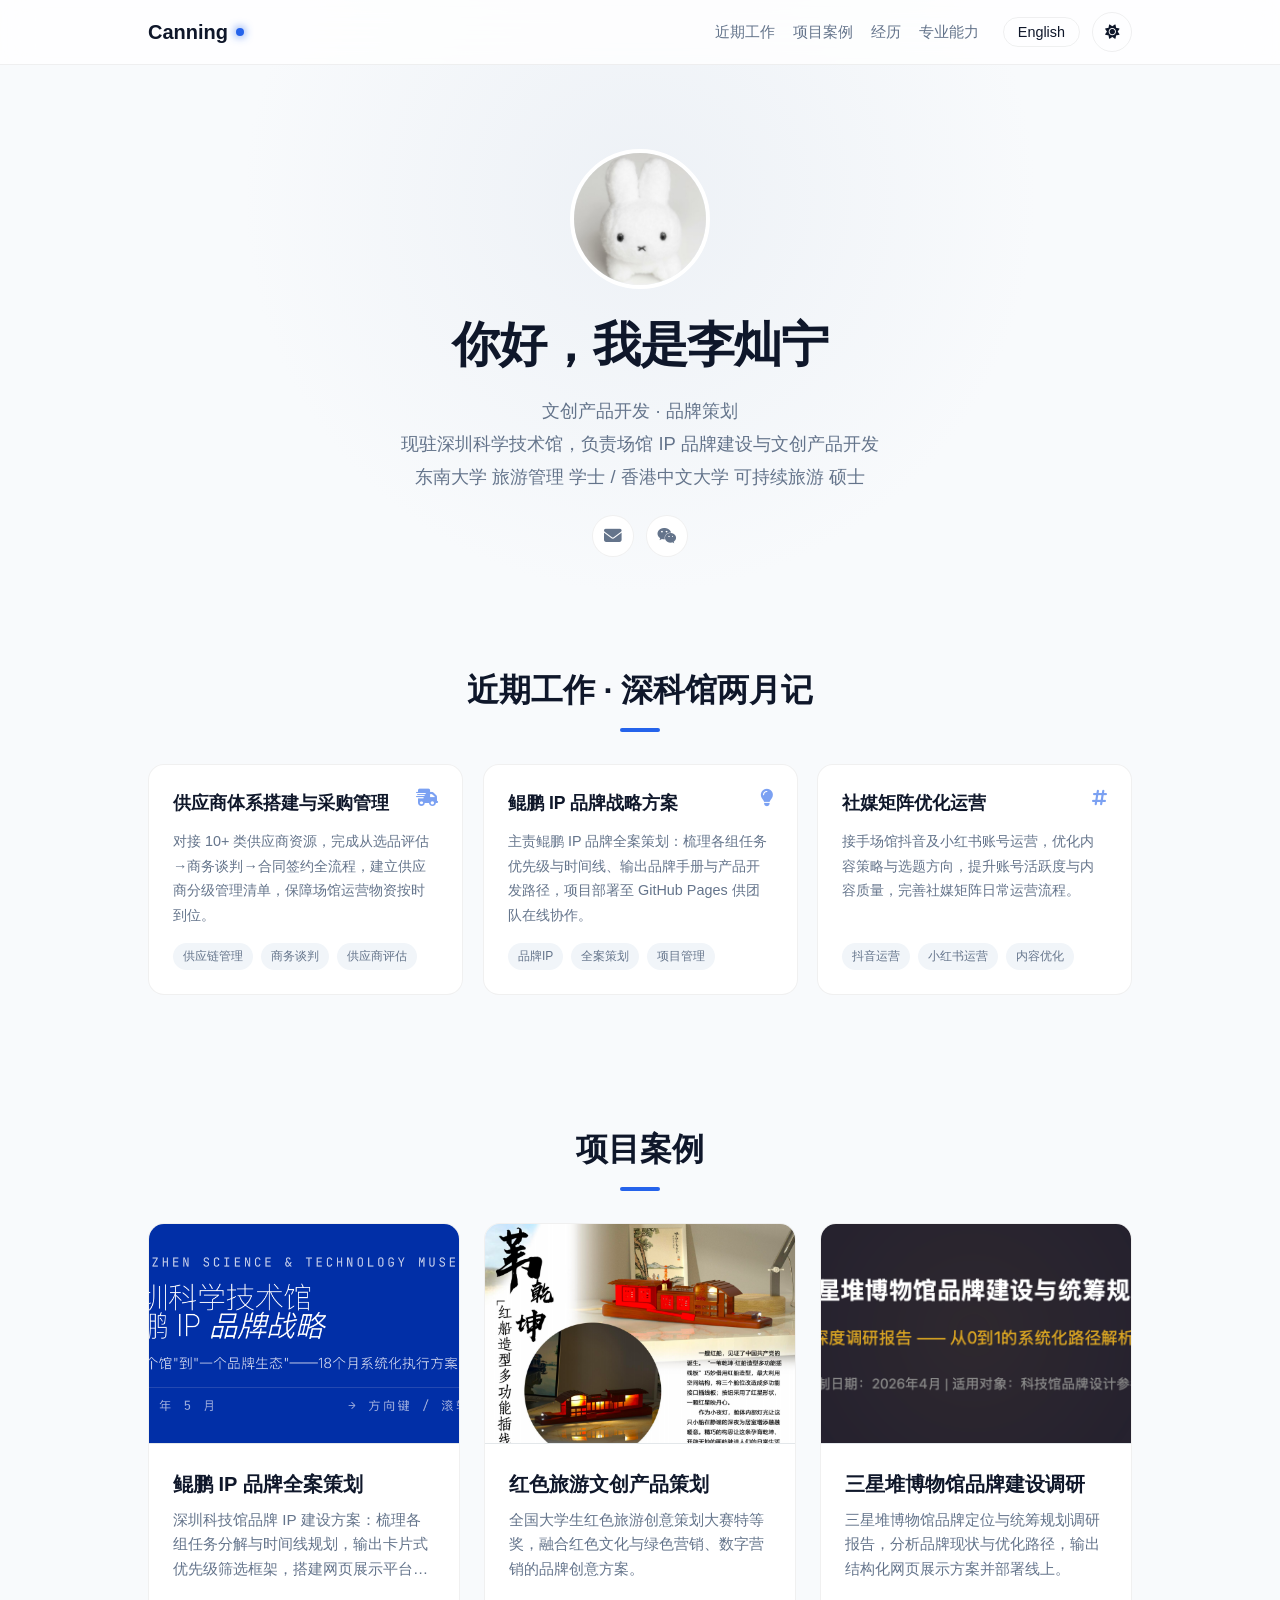
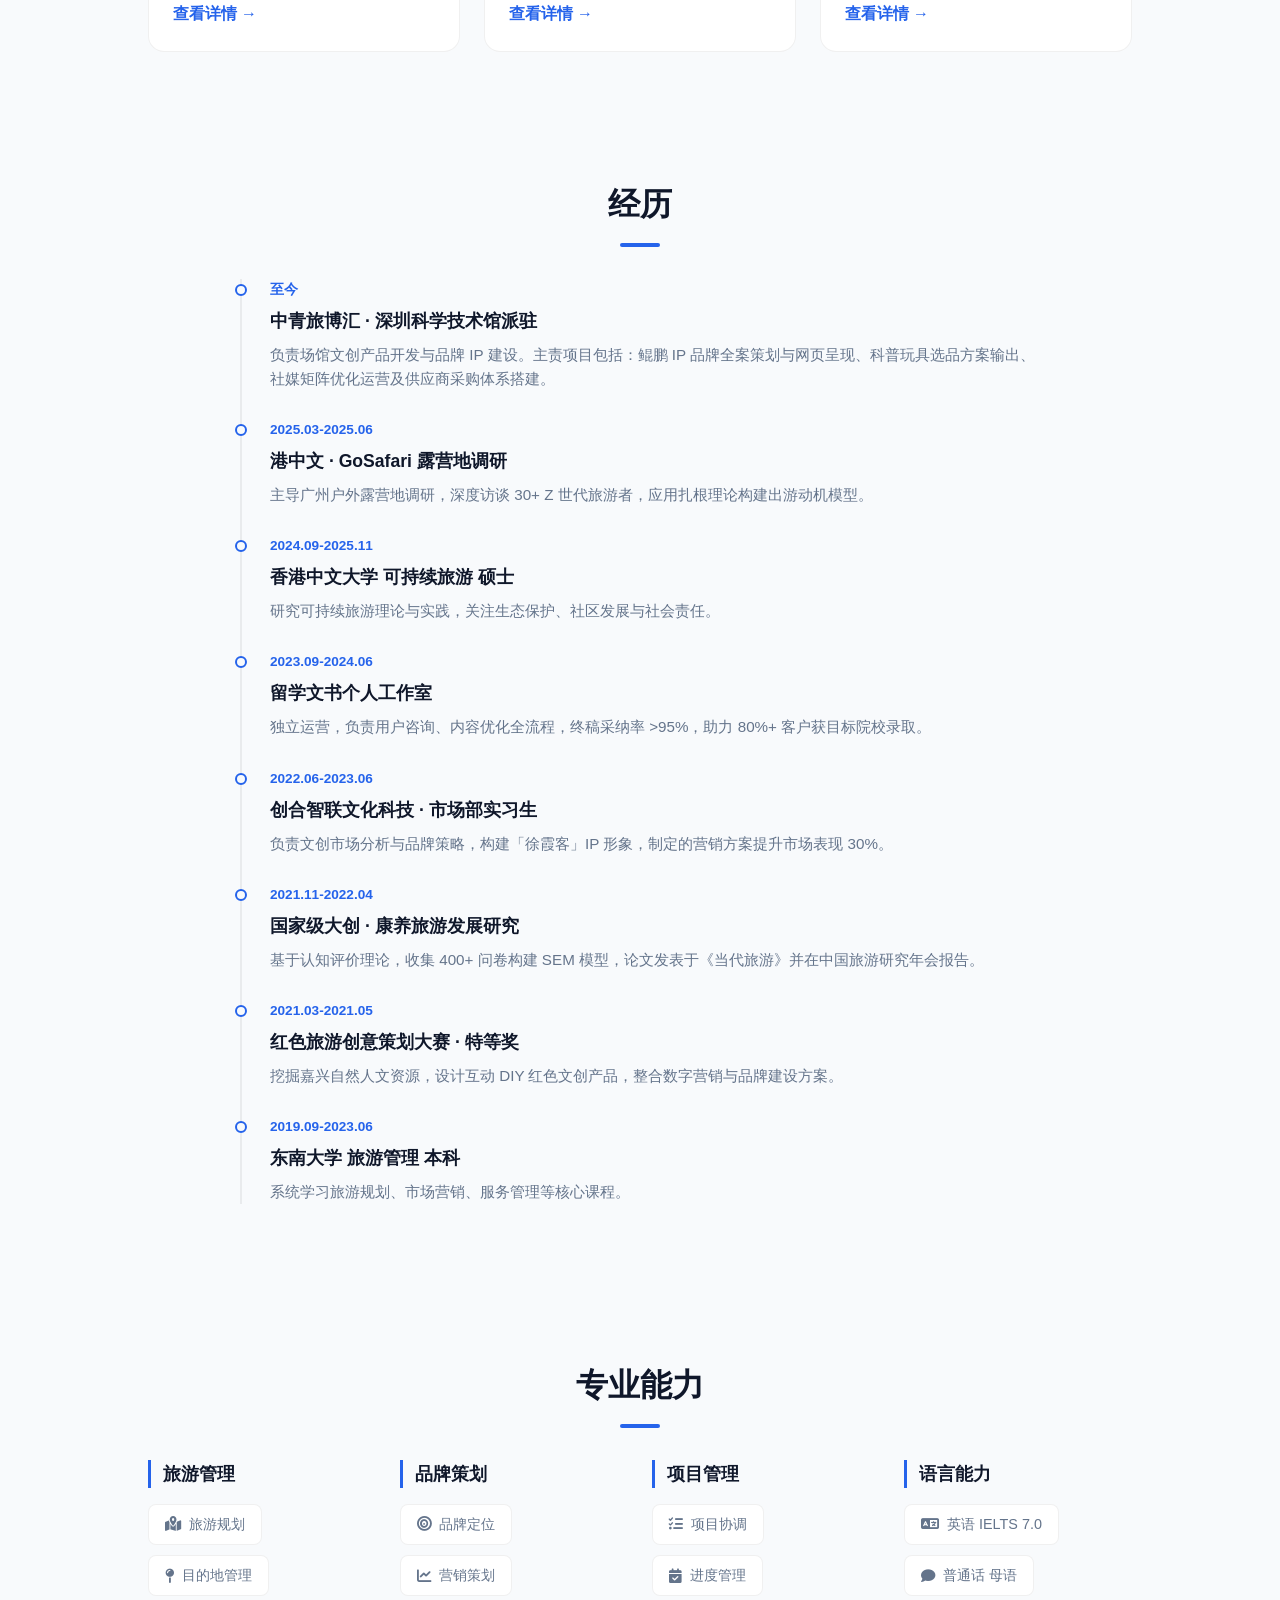
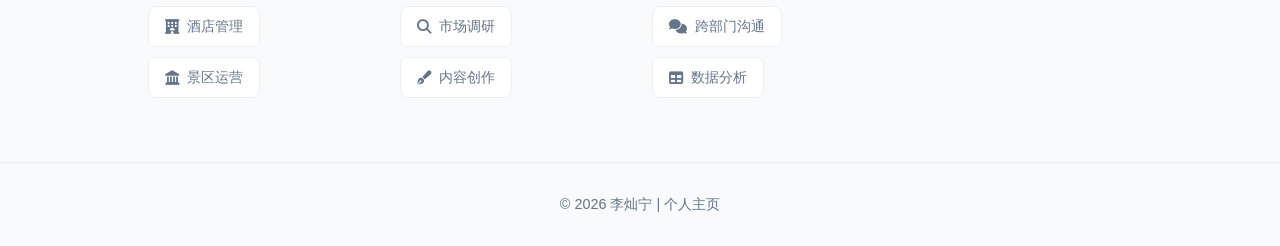
<file: index.html>
<!DOCTYPE html>
<html lang="zh" data-theme="light">
<head>
  <meta charset="UTF-8">
  <meta name="viewport" content="width=device-width, initial-scale=1.0">
  <title>李灿宁 · Canning Li</title>

  <script>
    const savedTheme = localStorage.getItem('theme') || (window.matchMedia('(prefers-color-scheme: dark)').matches ? 'dark' : 'light');
    document.documentElement.setAttribute('data-theme', savedTheme);
  </script>

  <link rel="stylesheet" href="assets/css/style.css">
  <link rel="stylesheet" href="https://cdn.bootcdn.net/ajax/libs/font-awesome/6.4.0/css/all.min.css">
</head>
<body>
  <nav>
    <div class="container nav-container">
      <a href="#" class="logo">
        <span class="logo-text">Canning</span>
        <div class="logo-dot"></div>
      </a>

      <div class="nav-actions">
        <div class="nav-links">
          <a href="#recent" data-i18n="nav.recent">近期工作</a>
          <a href="#projects" data-i18n="nav.projects">项目案例</a>
          <a href="#timeline" data-i18n="nav.timeline">经历</a>
          <a href="#skills" data-i18n="nav.skills">专业能力</a>
        </div>

        <div class="nav-controls">
          <button class="control-btn lang-toggle" aria-label="Toggle Language">English</button>
          <button class="control-btn theme-toggle" aria-label="Toggle Theme">
            <i class="fas fa-sun sun-icon"></i>
            <i class="fas fa-moon moon-icon"></i>
          </button>
        </div>
      </div>
    </div>
  </nav>

  <section id="intro" class="intro">
    <div class="bg-decoration"></div>
    <div class="container flex-center column">
      <div class="avatar-container">
        <img src="assets/images/avatar.jpg" alt="李灿宁" class="avatar">
      </div>
      <h1 class="gradient-text" data-i18n="intro.title">你好，我是李灿宁</h1>
      <p class="subtitle" data-i18n="intro.desc"></p>
      <div class="intro-contact-links" aria-label="联系方式"></div>
    </div>
  </section>

  <section id="recent" class="section-padding">
    <div class="container">
      <h2 data-i18n="recent.title">近期工作</h2>
      <div class="recent-grid"></div>
    </div>
  </section>

  <section id="projects" class="section-padding">
    <div class="container">
      <h2 data-i18n="projects.title">项目案例</h2>
      <div class="projects-grid"></div>
    </div>
  </section>

  <section id="timeline" class="section-padding">
    <div class="container">
      <h2 data-i18n="timeline.title">经历</h2>
      <div class="timeline-container"></div>
    </div>
  </section>

  <section id="skills" class="section-padding">
    <div class="container">
      <h2 data-i18n="skills.title">专业能力</h2>
      <div class="skills-wrapper"></div>
    </div>
  </section>

  <footer data-i18n="footer.copyright">© 2026 李灿宁 | 个人主页</footer>

  <script src="assets/js/i18n.js"></script>
  <script src="assets/js/main.js?v=5"></script>
</body>
</html>
</file>
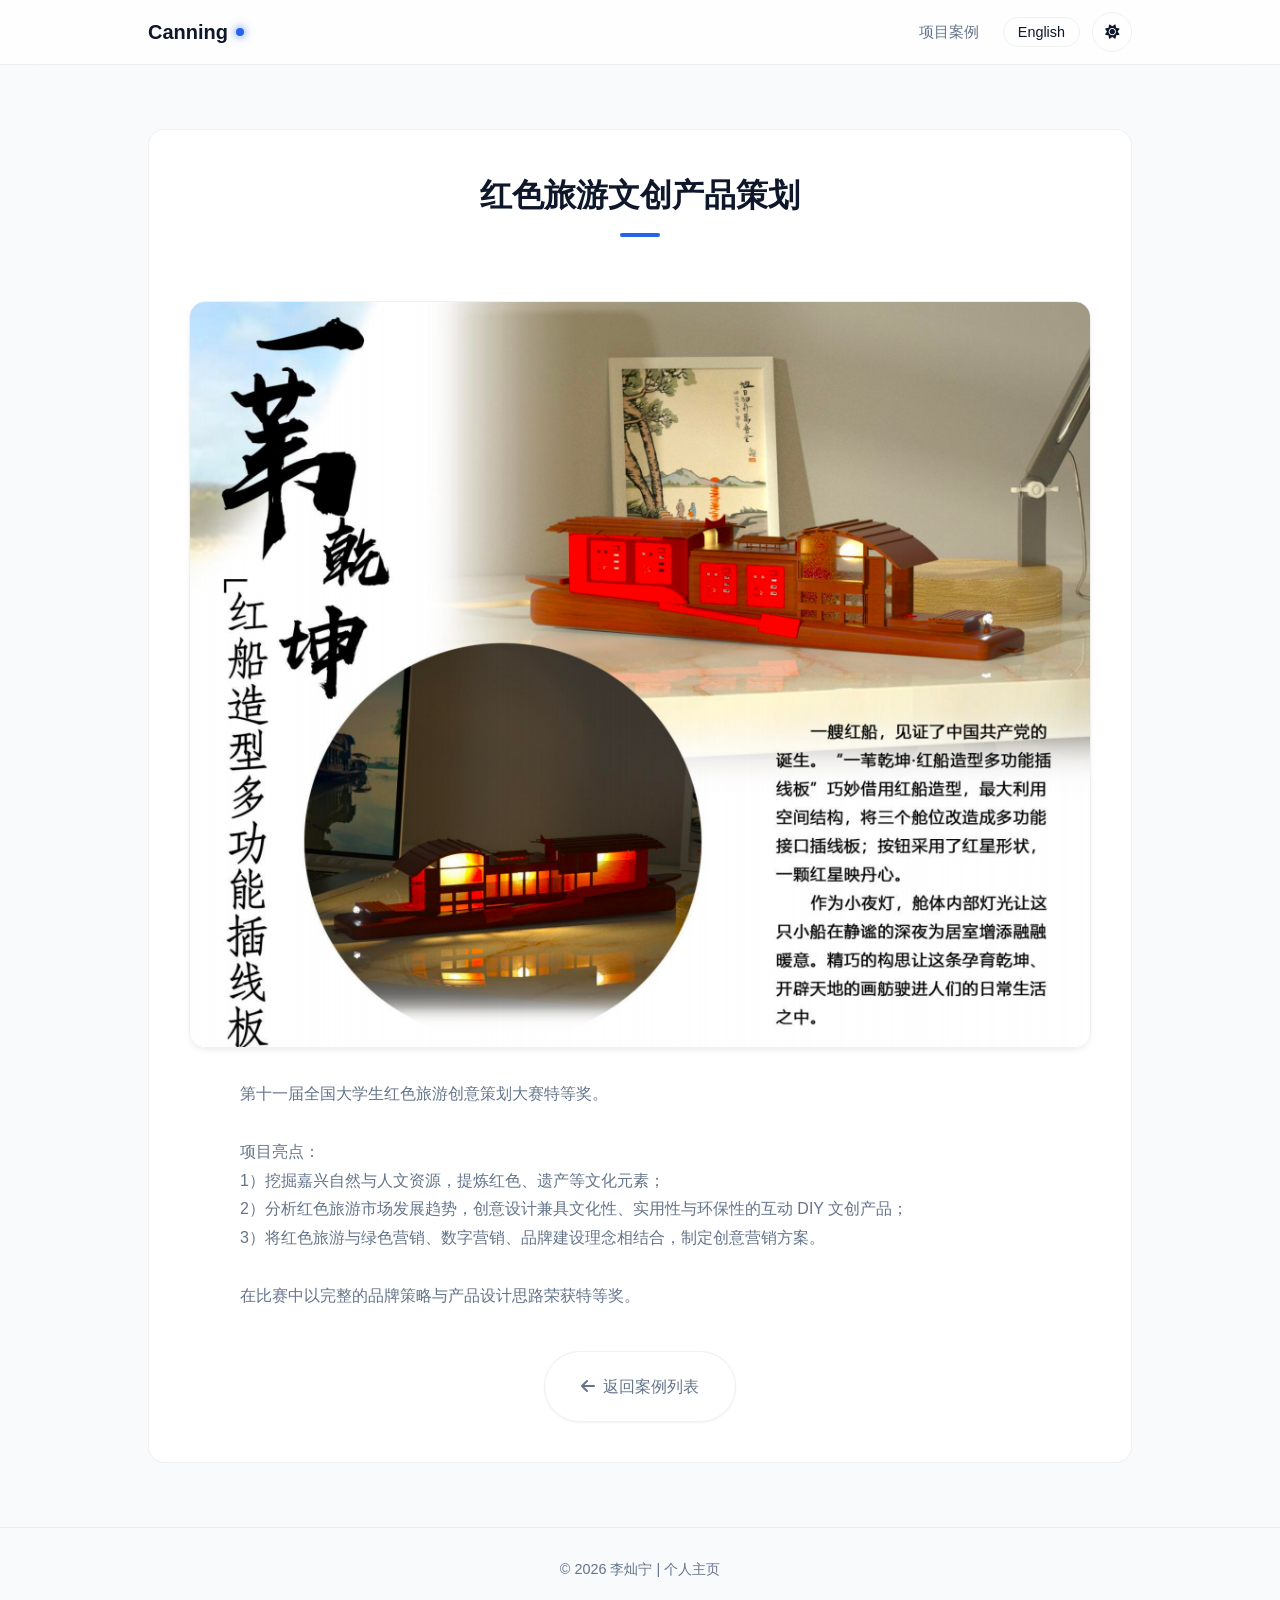
<file: pages/projects/project1.html>
<!DOCTYPE html>
<html lang="zh" data-theme="light">
<head>
  <meta charset="UTF-8">
  <meta name="viewport" content="width=device-width, initial-scale=1.0">
  <title>红色旅游文创产品策划 - 李灿宁</title>
  <script>
    const savedTheme = localStorage.getItem('theme') || (window.matchMedia('(prefers-color-scheme: dark)').matches ? 'dark' : 'light');
    document.documentElement.setAttribute('data-theme', savedTheme);
  </script>
  <link rel="stylesheet" href="../../assets/css/style.css">
  <link rel="stylesheet" href="https://cdn.bootcdn.net/ajax/libs/font-awesome/6.4.0/css/all.min.css">
</head>
<body>
  <nav>
    <div class="container nav-container">
      <a href="../../index.html" class="logo">
        <span class="logo-text">Canning</span>
        <div class="logo-dot"></div>
      </a>
      <div class="nav-actions">
        <div class="nav-links">
          <a href="../../index.html#projects" data-i18n="nav.projects">项目案例</a>
        </div>
        <div class="nav-controls">
          <button class="control-btn lang-toggle" aria-label="Toggle Language">English</button>
          <button class="control-btn theme-toggle" aria-label="Toggle Theme">
            <i class="fas fa-sun sun-icon"></i>
            <i class="fas fa-moon moon-icon"></i>
          </button>
        </div>
      </div>
    </div>
  </nav>

  <section class="section-padding">
    <div class="container">
      <div class="card project-detail-card">
        <h2 data-i18n="project1.title">红色旅游文创产品策划</h2>
        <img src="../../assets/images/proj-rt.png" data-i18n="projects1.imgAlt1" class="project-img">
        <div class="project-detail-desc">
          <p data-i18n="project1.desc"></p>
        </div>
        <div class="publish-links-wrapper">
          <div class="publish-links">
            <a href="../../index.html#projects" class="publish-link">
              <i class="fas fa-arrow-left"></i> <span data-i18n="project1.links.detail">返回案例列表</span>
            </a>
          </div>
        </div>
      </div>
    </div>
  </section>

  <footer data-i18n="footer.copyright">© 2026 李灿宁 | 个人主页</footer>
  <script src="../../assets/js/i18n.js"></script>
  <script src="../../assets/js/main.js"></script>
</body>
</html>
</file>
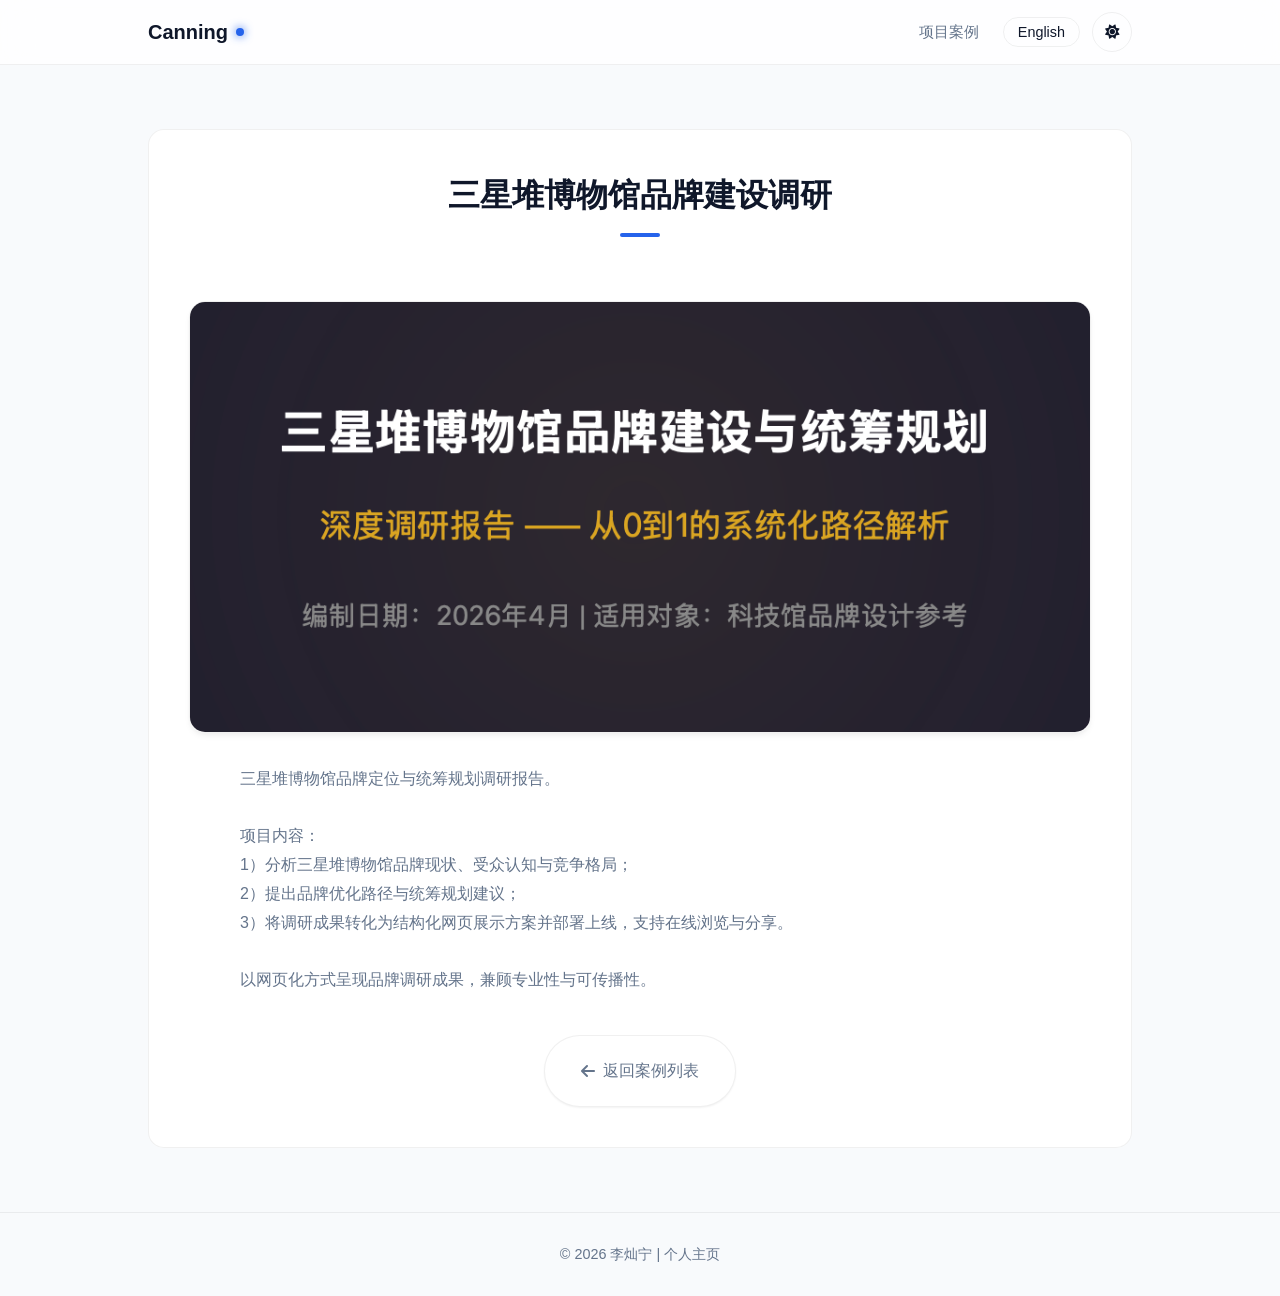
<file: pages/projects/project2.html>
<!DOCTYPE html>
<html lang="zh" data-theme="light">
<head>
  <meta charset="UTF-8">
  <meta name="viewport" content="width=device-width, initial-scale=1.0">
  <title>三星堆博物馆品牌建设调研 - 李灿宁</title>
  <script>
    const savedTheme = localStorage.getItem('theme') || (window.matchMedia('(prefers-color-scheme: dark)').matches ? 'dark' : 'light');
    document.documentElement.setAttribute('data-theme', savedTheme);
  </script>
  <link rel="stylesheet" href="../../assets/css/style.css">
  <link rel="stylesheet" href="https://cdn.bootcdn.net/ajax/libs/font-awesome/6.4.0/css/all.min.css">
</head>
<body>
  <nav>
    <div class="container nav-container">
      <a href="../../index.html" class="logo">
        <span class="logo-text">Canning</span>
        <div class="logo-dot"></div>
      </a>
      <div class="nav-actions">
        <div class="nav-links">
          <a href="../../index.html#projects" data-i18n="nav.projects">项目案例</a>
        </div>
        <div class="nav-controls">
          <button class="control-btn lang-toggle" aria-label="Toggle Language">English</button>
          <button class="control-btn theme-toggle" aria-label="Toggle Theme">
            <i class="fas fa-sun sun-icon"></i>
            <i class="fas fa-moon moon-icon"></i>
          </button>
        </div>
      </div>
    </div>
  </nav>

  <section class="section-padding">
    <div class="container">
      <div class="card project-detail-card">
        <h2 data-i18n="project2.title">三星堆博物馆品牌建设调研</h2>
        <img src="../../assets/images/proj-sx.png" data-i18n="projects1.imgAlt1" class="project-img">
        <div class="project-detail-desc">
          <p data-i18n="project2.desc"></p>
        </div>
        <div class="publish-links-wrapper">
          <div class="publish-links">
            <a href="../../index.html#projects" class="publish-link">
              <i class="fas fa-arrow-left"></i> <span data-i18n="project2.links.detail">返回案例列表</span>
            </a>
          </div>
        </div>
      </div>
    </div>
  </section>

  <footer data-i18n="footer.copyright">© 2026 李灿宁 | 个人主页</footer>
  <script src="../../assets/js/i18n.js"></script>
  <script src="../../assets/js/main.js"></script>
</body>
</html>
</file>
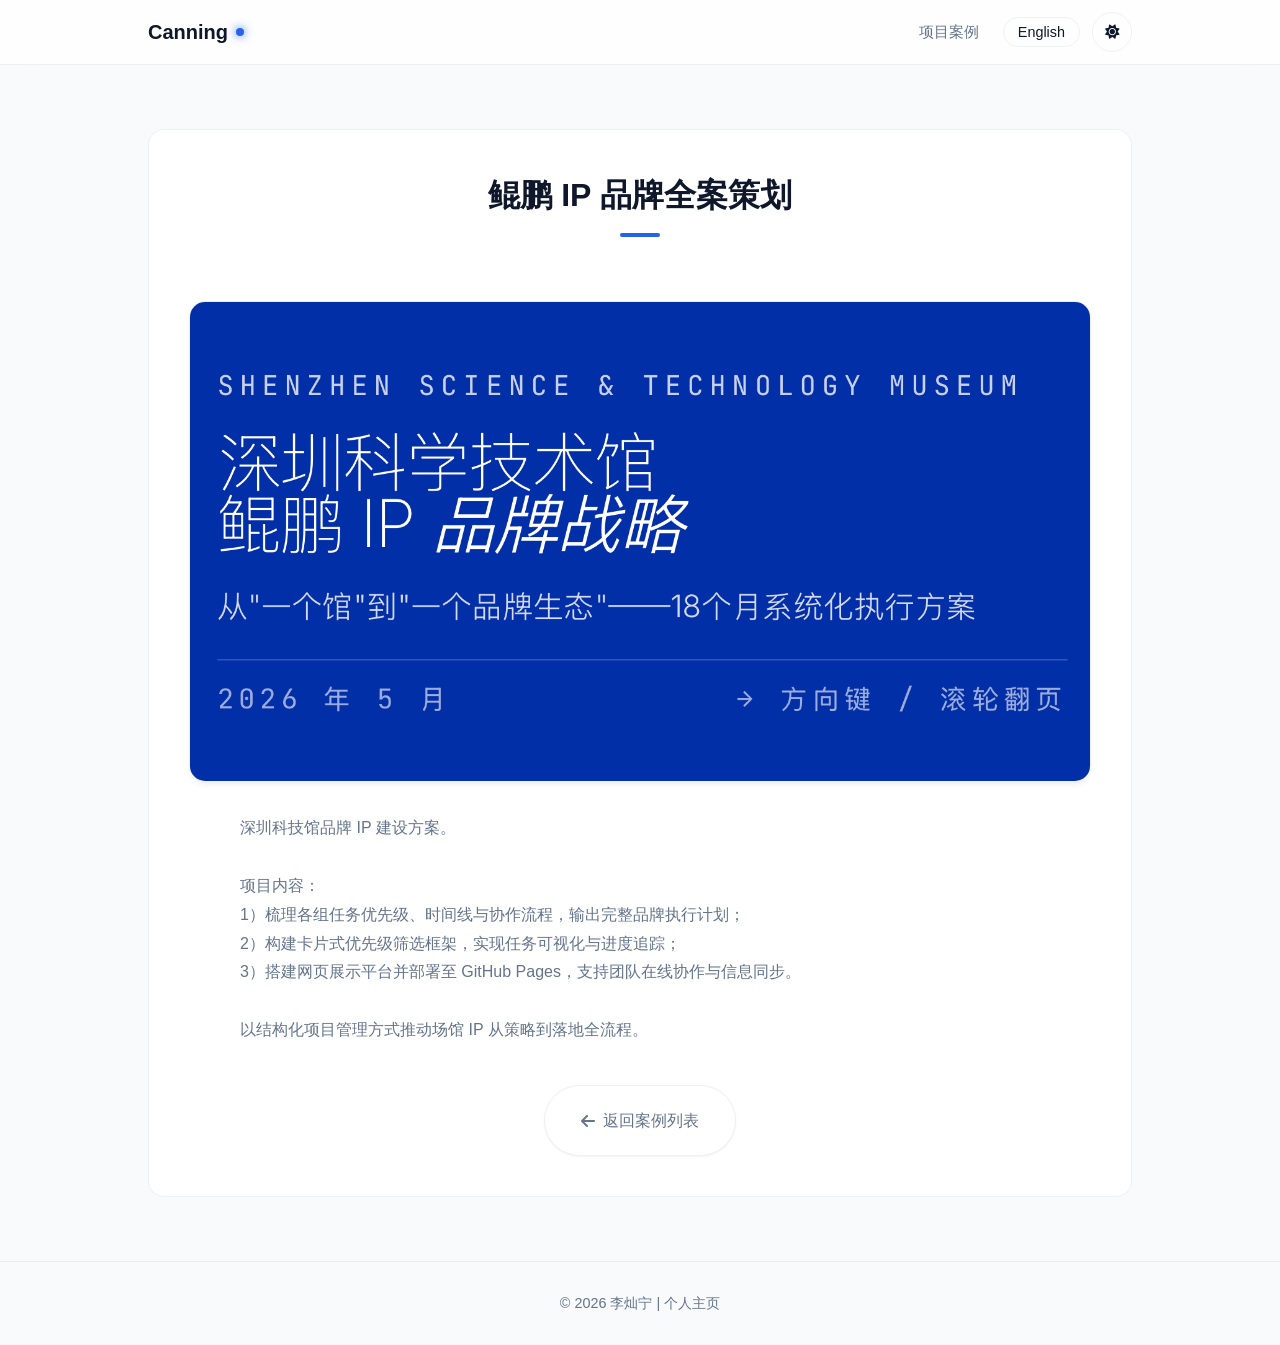
<file: pages/projects/project3.html>
<!DOCTYPE html>
<html lang="zh" data-theme="light">
<head>
  <meta charset="UTF-8">
  <meta name="viewport" content="width=device-width, initial-scale=1.0">
  <title>鲲鹏 IP 品牌全案策划 - 李灿宁</title>
  <script>
    const savedTheme = localStorage.getItem('theme') || (window.matchMedia('(prefers-color-scheme: dark)').matches ? 'dark' : 'light');
    document.documentElement.setAttribute('data-theme', savedTheme);
  </script>
  <link rel="stylesheet" href="../../assets/css/style.css">
  <link rel="stylesheet" href="https://cdn.bootcdn.net/ajax/libs/font-awesome/6.4.0/css/all.min.css">
</head>
<body>
  <nav>
    <div class="container nav-container">
      <a href="../../index.html" class="logo">
        <span class="logo-text">Canning</span>
        <div class="logo-dot"></div>
      </a>
      <div class="nav-actions">
        <div class="nav-links">
          <a href="../../index.html#projects" data-i18n="nav.projects">项目案例</a>
        </div>
        <div class="nav-controls">
          <button class="control-btn lang-toggle" aria-label="Toggle Language">English</button>
          <button class="control-btn theme-toggle" aria-label="Toggle Theme">
            <i class="fas fa-sun sun-icon"></i>
            <i class="fas fa-moon moon-icon"></i>
          </button>
        </div>
      </div>
    </div>
  </nav>

  <section class="section-padding">
    <div class="container">
      <div class="card project-detail-card">
        <h2 data-i18n="project3.title">鲲鹏 IP 品牌全案策划</h2>
        <img src="../../assets/images/proj-kp.png" data-i18n="projects1.imgAlt1" class="project-img">
        <div class="project-detail-desc">
          <p data-i18n="project3.desc"></p>
        </div>
        <div class="publish-links-wrapper">
          <div class="publish-links">
            <a href="../../index.html#projects" class="publish-link">
              <i class="fas fa-arrow-left"></i> <span data-i18n="project3.links.detail">返回案例列表</span>
            </a>
          </div>
        </div>
      </div>
    </div>
  </section>

  <footer data-i18n="footer.copyright">© 2026 李灿宁 | 个人主页</footer>
  <script src="../../assets/js/i18n.js"></script>
  <script src="../../assets/js/main.js"></script>
</body>
</html>
</file>
<file: assets/css/style.css>
/* =========================================
   1. Design Tokens & Themes
   ========================================= */
:root {
  --font-main: -apple-system, BlinkMacSystemFont, "Segoe UI", Roboto, "Helvetica Neue", Arial, sans-serif;
  --radius-md: 16px;
  --radius-full: 999px;
  --container-width: 1024px;
  --transition-base: 0.3s cubic-bezier(0.4, 0, 0.2, 1);
  --ease-standard: cubic-bezier(0.22, 1, 0.36, 1);
  --ease-emphasis: cubic-bezier(0.16, 1, 0.3, 1);
  --duration-fast: 180ms;
  --duration-base: 480ms;

  --bg-body: #f8fafc;
  --bg-card: #ffffff;
  --bg-glass: rgba(255, 255, 255, 0.8);
  --bg-hover: #f1f5f9;

  --text-main: #0f172a;
  --text-muted: #64748b;
  --text-invert: #ffffff;

  --primary: #2563eb;
  --primary-glow: rgba(37, 99, 235, 0.2);

  --border-light: rgba(0, 0, 0, 0.06);
  --shadow-sm: 0 1px 2px rgba(0, 0, 0, 0.05);
  --shadow-card: 0 4px 6px -1px rgba(0, 0, 0, 0.05), 0 2px 4px -1px rgba(0, 0, 0, 0.03);
  --shadow-hover: 0 20px 25px -5px rgba(0, 0, 0, 0.1), 0 10px 10px -5px rgba(0, 0, 0, 0.04);

  --gradient-title: linear-gradient(135deg, #0f172a 0%, #3b82f6 100%);
  --decoration-blob: #e2e8f0;
}

[data-theme="dark"] {
  --bg-body: #1b1b1d;
  --bg-card: #242526;
  --bg-glass: rgba(27, 27, 29, 0.82);
  --bg-hover: #2d2f31;

  --text-main: #e8e9ea;
  --text-muted: #b0b3b8;

  --primary: #78a8f8;
  --primary-glow: rgba(120, 168, 248, 0.24);

  --border-light: rgba(227, 227, 227, 0.14);
  --shadow-sm: 0 1px 2px rgba(0, 0, 0, 0.32);
  --shadow-card: 0 8px 20px rgba(0, 0, 0, 0.22);
  --shadow-hover: 0 12px 28px rgba(0, 0, 0, 0.30);

  --gradient-title: linear-gradient(135deg, #f1f2f4 0%, #9abcf2 100%);
  --decoration-blob: #2a2c2e;
}

/* =========================================
   2. Global Reset & Layout
   ========================================= */
* { margin: 0; padding: 0; box-sizing: border-box; }

html {
  width: 100%;
  max-width: 100%;
  -webkit-text-size-adjust: 100%;
}

body {
  font-family: var(--font-main);
  background-color: var(--bg-body);
  color: var(--text-main);
  line-height: 1.6;
  transition: background-color 0.4s ease, color 0.4s ease;
  max-width: 100%;
  overflow-x: hidden;
}

@supports (overflow: clip) {
  html, body { overflow-x: clip; }
}

img { max-width: 100%; height: auto; display: block; }

a { text-decoration: none; color: inherit; transition: var(--transition-base); }
ul { list-style: none; }

.container {
  width: 100%;
  max-width: var(--container-width);
  margin: 0 auto;
  padding: 0 20px;
}

.section-padding { padding: 64px 0; }
.flex-center { display: flex; align-items: center; justify-content: center; }
.column { flex-direction: column; }

::-webkit-scrollbar { width: 8px; }
::-webkit-scrollbar-track { background: var(--bg-body); }
::-webkit-scrollbar-thumb { background: var(--text-muted); border-radius: 4px; opacity: 0.5; }

/* =========================================
   3. Navigation (Glassmorphism)
   ========================================= */
nav {
  position: sticky;
  top: 0;
  z-index: 1000;
  background: var(--bg-glass);
  backdrop-filter: blur(16px);
  -webkit-backdrop-filter: blur(16px);
  border-bottom: 1px solid var(--border-light);
  transition: background-color 0.4s ease, border-color 0.4s ease;
}

.nav-container {
  height: 64px;
  display: flex;
  justify-content: space-between;
  align-items: center;
}

.logo {
  display: flex;
  align-items: center;
  gap: 8px;
  font-weight: 700;
  font-size: 1.25rem;
  color: var(--text-main);
}

.logo-dot {
  width: 8px;
  height: 8px;
  background: var(--primary);
  border-radius: 50%;
  box-shadow: 0 0 10px var(--primary);
}

.nav-actions { display: flex; align-items: center; gap: 24px; }

.nav-links { display: flex; gap: 18px; }
.nav-links a {
  font-size: 0.95rem;
  font-weight: 500;
  color: var(--text-muted);
  position: relative;
}
.nav-links a::after {
  content: '';
  position: absolute;
  left: 0;
  bottom: -6px;
  width: 100%;
  height: 2px;
  background: var(--primary);
  transform: scaleX(0);
  transform-origin: left;
  transition: transform var(--duration-fast) var(--ease-standard);
}
.nav-links a:hover, .nav-links a.active { color: var(--primary); }
.nav-links a:hover::after, .nav-links a.active::after { transform: scaleX(1); }

.nav-controls { display: flex; align-items: center; gap: 12px; }

.control-btn {
  background: transparent;
  border: 1px solid var(--border-light);
  color: var(--text-main);
  padding: 6px 14px;
  border-radius: 20px;
  cursor: pointer;
  font-size: 0.9rem;
  transition: color var(--duration-fast) var(--ease-standard), border-color var(--duration-fast) var(--ease-standard), background-color var(--duration-fast) var(--ease-standard), transform var(--duration-fast) var(--ease-standard);
  display: flex;
  align-items: center;
  justify-content: center;
}

.control-btn:hover {
  background: var(--bg-hover);
  border-color: var(--primary);
  color: var(--primary);
}

.theme-toggle {
  width: 40px;
  height: 40px;
  padding: 0;
  border-radius: 50%;
  position: relative;
  overflow: hidden;
  cursor: pointer;
  z-index: 10;
}

.theme-toggle i {
  position: absolute;
  pointer-events: none;
  transition: transform 420ms var(--ease-emphasis), opacity 320ms var(--ease-standard);
}

[data-theme="light"] .moon-icon { transform: translateY(20px) rotate(90deg); opacity: 0; }
[data-theme="light"] .sun-icon { transform: translateY(0) rotate(0); opacity: 1; }
[data-theme="dark"] .sun-icon { transform: translateY(-20px) rotate(-90deg); opacity: 0; }
[data-theme="dark"] .moon-icon { transform: translateY(0) rotate(0); opacity: 1; }

/* =========================================
   4. Hero Section
   ========================================= */
.intro {
  padding: 84px 0 44px;
  position: relative;
  text-align: center;
}

.bg-decoration {
  position: absolute;
  top: -50%;
  left: 50%;
  transform: translateX(-50%);
  width: 800px;
  height: 800px;
  background: radial-gradient(circle, var(--decoration-blob) 0%, transparent 70%);
  opacity: 0.5;
  z-index: -1;
  pointer-events: none;
}

.avatar-container {
  position: relative;
  margin-bottom: 18px;
  opacity: 0;
  animation: intro-fade-up 620ms var(--ease-emphasis) 120ms forwards;
}

.avatar {
  width: 140px;
  height: 140px;
  border-radius: 50%;
  object-fit: cover;
  border: 4px solid var(--bg-card);
  position: relative;
  z-index: 2;
  flex-shrink: 0;
}

.avatar-placeholder {
  width: 140px;
  height: 140px;
  border-radius: 50%;
  border: 4px solid var(--bg-card);
  background: var(--bg-hover);
  display: flex;
  align-items: center;
  justify-content: center;
  font-size: 2.5rem;
  font-weight: 700;
  color: var(--text-muted);
  position: relative;
  z-index: 2;
  flex-shrink: 0;
}

.avatar-glow {
  position: absolute;
  inset: 0;
  border-radius: 50%;
  background: var(--primary);
  filter: blur(25px);
  opacity: 0.4;
  z-index: 1;
  transform: scale(0.9);
  transition: opacity 0.3s;
}

.gradient-text {
  font-size: 3rem;
  font-weight: 800;
  margin-bottom: 10px;
  color: var(--text-main);
  letter-spacing: -1px;
  opacity: 0;
  animation: intro-fade-up 620ms var(--ease-emphasis) 210ms forwards;
}

.subtitle {
  font-size: 1.15rem;
  color: var(--text-muted);
  max-width: 700px;
  margin: 0 auto;
  line-height: 1.8;
  opacity: 0;
  animation: intro-fade-up 620ms var(--ease-emphasis) 300ms forwards;
}

.intro-contact-links {
  display: flex;
  align-items: center;
  justify-content: center;
  gap: 12px;
  margin-top: 22px;
  flex-wrap: wrap;
  opacity: 0;
  animation: intro-fade-up 620ms var(--ease-emphasis) 390ms forwards;
}

.intro-contact-link {
  width: 42px;
  height: 42px;
  border-radius: 50%;
  border: 1px solid var(--border-light);
  background: var(--bg-card);
  color: var(--text-muted);
  display: inline-flex;
  align-items: center;
  justify-content: center;
  transition: transform var(--duration-fast) var(--ease-standard), color var(--duration-fast) var(--ease-standard), border-color var(--duration-fast) var(--ease-standard);
  cursor: pointer;
  position: relative;
}

.intro-contact-link i { font-size: 1.1rem; }

.intro-contact-link:hover {
  color: var(--primary);
  border-color: var(--primary);
  transform: translateY(-1px);
}

/* WeChat tooltip */
.contact-wechat:hover .wechat-tooltip {
  opacity: 1;
  visibility: visible;
  transform: translateX(-50%) translateY(0);
}

.wechat-tooltip {
  position: absolute;
  bottom: calc(100% + 10px);
  left: 50%;
  transform: translateX(-50%) translateY(4px);
  background: var(--bg-card);
  color: var(--text-main);
  border: 1px solid var(--border-light);
  border-radius: 8px;
  padding: 6px 14px;
  font-size: 0.85rem;
  white-space: nowrap;
  box-shadow: var(--shadow-card);
  opacity: 0;
  visibility: hidden;
  transition: opacity var(--duration-fast) var(--ease-standard), transform var(--duration-fast) var(--ease-standard);
  pointer-events: none;
}

/* =========================================
   5. Section Headings & Cards
   ========================================= */
h2 {
  font-size: 2rem;
  text-align: center;
  margin-bottom: 32px;
  color: var(--text-main);
  position: relative;
  display: inline-block;
  width: 100%;
}

h2::after {
  content: '';
  display: block;
  width: 40px;
  height: 4px;
  background: var(--primary);
  margin: 12px auto 0;
  border-radius: 2px;
}

.projects-grid {
  display: grid;
  grid-template-columns: repeat(auto-fit, minmax(min(100%, 280px), 1fr));
  gap: 24px;
}

.card {
  background: var(--bg-card);
  border-radius: var(--radius-md);
  border: 1px solid var(--border-light);
  overflow: hidden;
  transition: transform var(--duration-base) var(--ease-standard), box-shadow var(--duration-base) var(--ease-standard), border-color var(--duration-fast) var(--ease-standard);
  transform: translateZ(0);
}

.card:hover {
  transform: translateY(-4px);
  box-shadow: var(--shadow-card);
  border-color: var(--primary-glow);
}

.project-thumbnail {
  width: 100%;
  height: 220px;
  object-fit: cover;
  object-position: center;
  border-bottom: 1px solid var(--border-light);
  transition: transform var(--duration-base) var(--ease-standard);
  background-color: var(--bg-hover);
}

.card:hover .project-thumbnail { transform: scale(1.02); }

.project-thumbnail-wrapper { overflow: hidden; }

.project-info { padding: 24px; }

.project-info h3 {
  font-size: 1.25rem;
  margin-bottom: 8px;
  color: var(--text-main);
}

.project-info p {
  font-size: 0.95rem;
  color: var(--text-muted);
  margin-bottom: 20px;
  display: -webkit-box;
  -webkit-line-clamp: 3;
  -webkit-box-orient: vertical;
  overflow: hidden;
}

.project-link {
  font-weight: 600;
  color: var(--primary);
  display: inline-flex;
  align-items: center;
  gap: 4px;
}
.project-link::after { content: '→'; transition: transform 0.2s; }
.project-link:hover::after { transform: translateX(4px); }

.project-tags {
  display: flex;
  flex-wrap: wrap;
  gap: 8px;
  margin-bottom: 20px;
  margin-top: -12px;
}

.project-tag {
  font-size: 0.75rem;
  padding: 3px 10px;
  background: var(--bg-hover);
  color: var(--primary);
  border-radius: 4px;
  font-weight: 500;
  border: 1px solid var(--border-light);
}

/* =========================================
   6. Recent Work Cards
   ========================================= */
.recent-grid {
  display: grid;
  grid-template-columns: repeat(3, 1fr);
  gap: 20px;
}
@media (max-width: 768px) {
  .recent-grid { grid-template-columns: 1fr; }
}

.recent-card {
  background: var(--bg-card);
  border: 1px solid var(--border-light);
  border-radius: var(--radius-md);
  padding: 24px;
  transition: transform var(--duration-base) var(--ease-standard), box-shadow var(--duration-base) var(--ease-standard), border-color var(--duration-fast) var(--ease-standard);
  display: flex;
  flex-direction: column;
  height: 100%;
}

.recent-card:hover {
  transform: translateY(-3px);
  border-color: var(--primary);
  box-shadow: var(--shadow-card);
}

.recent-header {
  display: flex;
  align-items: flex-start;
  justify-content: space-between;
  margin-bottom: 12px;
}

.recent-title {
  font-size: 1.1rem;
  font-weight: 700;
  color: var(--text-main);
}

.recent-icon {
  color: var(--primary);
  opacity: 0.6;
  font-size: 1.1rem;
}

.recent-desc {
  font-size: 0.9rem;
  color: var(--text-muted);
  margin-bottom: 16px;
  flex-grow: 1;
  line-height: 1.7;
}

.recent-tags {
  display: flex;
  flex-wrap: wrap;
  gap: 8px;
}

.recent-tag {
  font-size: 0.75rem;
  padding: 4px 10px;
  background: var(--bg-hover);
  color: var(--text-muted);
  border-radius: 20px;
}

/* =========================================
   7. Project Detail Pages
   ========================================= */
.project-detail-card { padding: 40px; }

.project-detail-desc {
  max-width: 800px;
  margin: 30px auto;
  line-height: 1.8;
  color: var(--text-muted);
}

.project-img {
  display: block;
  width: 100%;
  max-width: 100%;
  height: auto;
  object-fit: contain;
  border-radius: var(--radius-md);
  margin: 32px auto;
  box-shadow: var(--shadow-card);
  border: 1px solid var(--border-light);
}

.publish-links-wrapper { text-align: center; margin-top: 40px; }

.publish-links {
  display: inline-flex;
  flex-wrap: wrap;
  gap: 16px;
  justify-content: center;
  background: var(--bg-card);
  padding: 12px;
  border-radius: var(--radius-full);
  box-shadow: var(--shadow-sm);
  border: 1px solid var(--border-light);
}

.publish-link {
  padding: 10px 24px;
  border-radius: var(--radius-full);
  font-weight: 500;
  color: var(--text-muted);
  transition: transform var(--duration-fast) var(--ease-standard), color var(--duration-fast) var(--ease-standard), background-color var(--duration-fast) var(--ease-standard);
  display: flex;
  align-items: center;
  gap: 8px;
}

.publish-link:hover {
  background: var(--bg-hover);
  color: var(--primary);
  transform: translateY(-1px);
}

/* =========================================
   7. Timeline
   ========================================= */
.timeline-container {
  position: relative;
  max-width: 800px;
  margin: 0 auto;
  padding-left: 30px;
}

.timeline-container::before {
  content: '';
  position: absolute;
  left: 0;
  top: 0;
  bottom: 0;
  width: 2px;
  background: var(--border-light);
}

.timeline-item {
  position: relative;
  margin-bottom: 28px;
}

.timeline-dot {
  position: absolute;
  left: -35px;
  top: 5px;
  width: 12px;
  height: 12px;
  background: var(--bg-body);
  border: 2px solid var(--primary);
  border-radius: 50%;
  z-index: 1;
}

.timeline-date {
  font-size: 0.85rem;
  font-weight: 700;
  color: var(--primary);
  margin-bottom: 6px;
  display: block;
}

.timeline-content h3 {
  font-size: 1.1rem;
  margin-bottom: 8px;
  color: var(--text-main);
}

.timeline-content p {
  font-size: 0.95rem;
  color: var(--text-muted);
}

/* =========================================
   8. Skills
   ========================================= */
.skills-wrapper {
  display: grid;
  grid-template-columns: repeat(auto-fit, minmax(min(100%, 200px), 1fr));
  gap: 24px;
}

.skill-category h3 {
  font-size: 1.1rem;
  margin-bottom: 16px;
  color: var(--text-main);
  border-left: 3px solid var(--primary);
  padding-left: 12px;
}

.skill-list {
  display: flex;
  flex-wrap: wrap;
  gap: 10px;
}

.skill-badge {
  padding: 8px 16px;
  background: var(--bg-card);
  border: 1px solid var(--border-light);
  border-radius: 8px;
  font-size: 0.9rem;
  color: var(--text-muted);
  display: flex;
  align-items: center;
  gap: 8px;
  transition: transform var(--duration-fast) var(--ease-standard), color var(--duration-fast) var(--ease-standard), border-color var(--duration-fast) var(--ease-standard);
}

.skill-badge:hover {
  border-color: var(--primary);
  color: var(--primary);
  transform: translateY(-1px);
}

/* =========================================
   9. Footer
   ========================================= */
footer {
  text-align: center;
  padding: 30px;
  font-size: 0.9rem;
  color: var(--text-muted);
  border-top: 1px solid var(--border-light);
  background: var(--bg-body);
}

/* =========================================
   10. Animations
   ========================================= */
@keyframes intro-fade-up {
  from { opacity: 0; transform: translateY(14px); }
  to   { opacity: 1; transform: translateY(0); }
}

.reveal {
  opacity: 0;
  transform: translateY(16px);
  filter: blur(2px);
  transition: opacity var(--duration-base) var(--ease-standard), transform var(--duration-base) var(--ease-standard), filter var(--duration-base) var(--ease-standard);
  transition-delay: var(--reveal-delay, 0ms);
  will-change: opacity, transform;
}

.reveal.is-visible {
  opacity: 1;
  transform: translateY(0);
  filter: blur(0);
}

/* =========================================
   11. Mobile Responsive
   ========================================= */
@media (max-width: 768px) {
  .nav-links { display: none; }
  .container { padding: 0 16px; }

  .section-padding { padding: 48px 0; }
  .intro { padding-top: 56px; }
  .gradient-text { font-size: 2.2rem; }
  .nav-actions { gap: 12px; }
  .nav-controls { gap: 8px; }
  .control-btn { padding: 6px 10px; }
  .logo { font-size: 1.1rem; }
  .project-detail-card { padding: 24px 18px; }

  .avatar, .avatar-placeholder {
    width: 120px;
    height: 120px;
  }
  .project-thumbnail { height: 180px; }
  .project-img {
    margin: 20px auto;
    border-radius: 8px;
  }

  .publish-links {
    flex-direction: column;
    border-radius: var(--radius-md);
    width: 100%;
  }

  .intro-contact-links {
    gap: 10px;
    margin-top: 18px;
  }

  .timeline-container { padding-left: 24px; }
  .timeline-dot { left: -28px; }
}

@media (prefers-reduced-motion: reduce) {
  .avatar-container, .gradient-text, .subtitle, .intro-contact-links {
    animation: none;
    opacity: 1;
    transform: none;
  }
  .reveal {
    opacity: 1;
    transform: none;
    filter: none;
    transition: none;
  }
}
</file>
